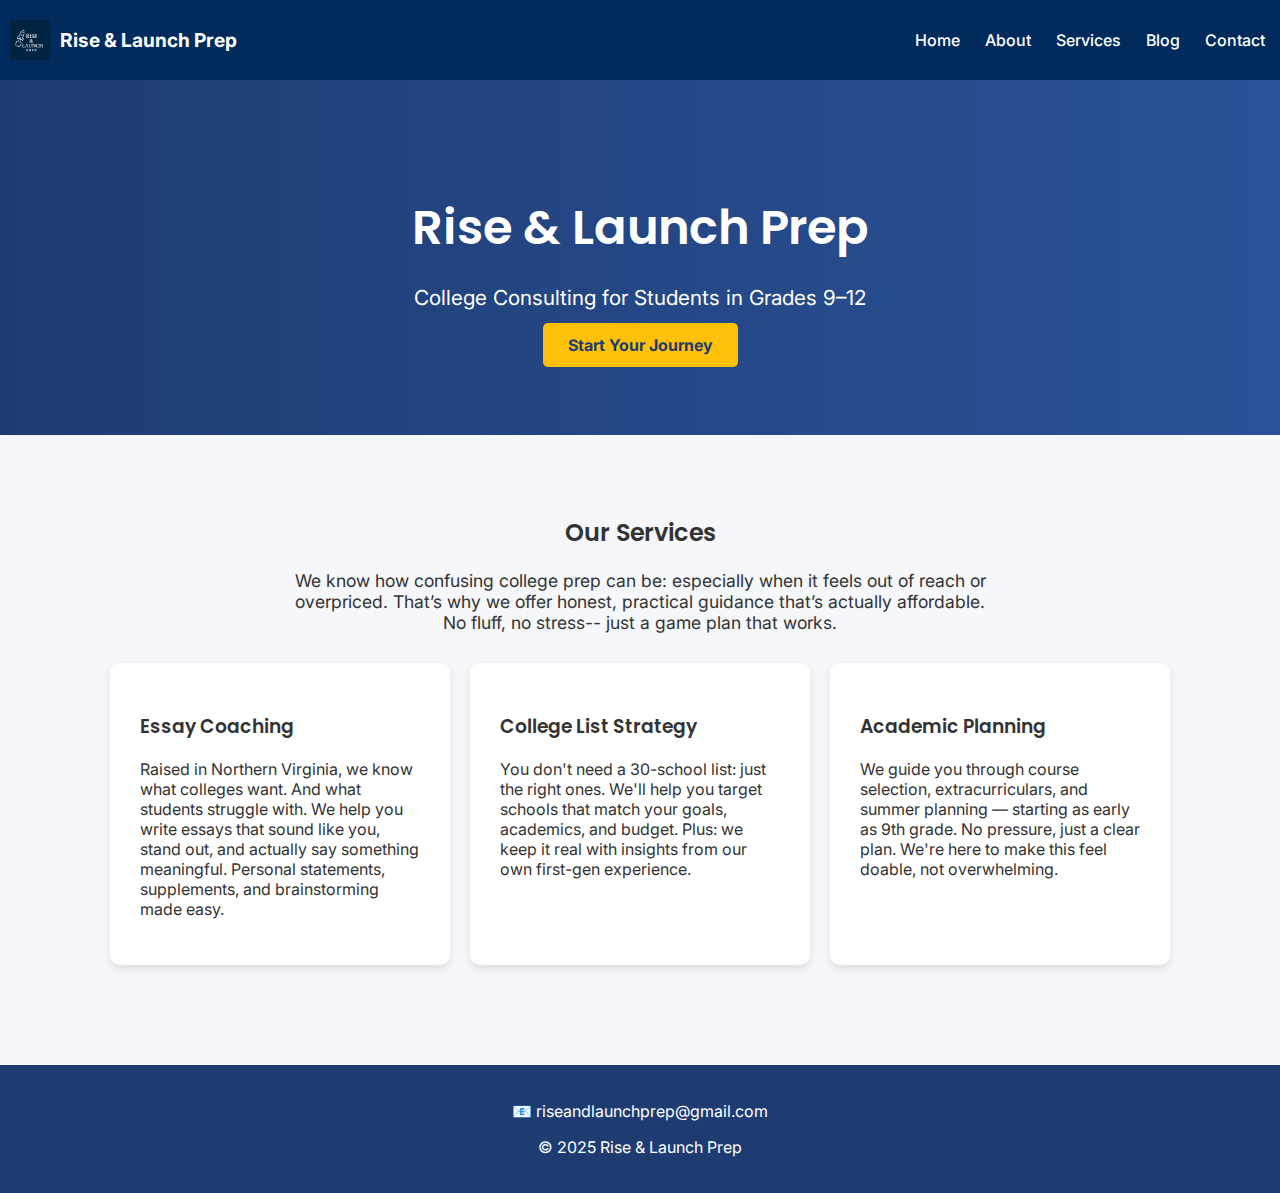
<file: index.html>
<!DOCTYPE html>
<html lang="en">
<head>
  <meta charset="UTF-8">
  <meta name="viewport" content="width=device-width, initial-scale=1.0">
  <title>Rise & Launch Prep</title>
  <link rel="stylesheet" href="style.css">
  <link href="https://fonts.googleapis.com/css2?family=Inter:wght@400;600;700&family=Poppins:wght@500;700&display=swap" rel="stylesheet">
</head>
<body>

<!-- ✅ NAVIGATION BAR AT TOP -->
<header class="navbar">
  <div class="logo">
    <img src="riseandlaunch.png" alt="Rise & Launch Logo">
    <span>Rise & Launch Prep</span>
  </div>
  <nav>
    <ul class="nav-links">
      <li><a href="index.html">Home</a></li>
      <li><a href="about.html">About</a></li>
      <li><a href="services.html">Services</a></li>
      <li><a href="blog.html">Blog</a></li>
      <li><a href="contact.html">Contact</a></li>
    </ul>
  </nav>
</header>

<!-- 🔽 HERO SECTION -->
<header class="hero">
  <div class="hero-content">
    <h1>Rise & Launch Prep</h1>
    <p>College Consulting for Students in Grades 9–12</p>
    <a href="contact.html" class="cta-btn">Start Your Journey</a>
  </div>
</header>

<!-- 🔽 SERVICES SECTION -->
<section id="services" class="section">
  <h2>Our Services</h2>
  <p style="max-width: 700px; margin: 20px auto; font-size: 1.1rem;">
    We know how confusing college prep can be: especially when it feels out of reach or overpriced.
    That’s why we offer honest, practical guidance that’s actually affordable. No fluff, no stress-- just a game plan that works.
  </p>
  <div class="cards">
    <div class="card">
      <h3>Essay Coaching</h3>
      <p>Raised in Northern Virginia, we know what colleges want. And what students struggle with.
        We help you write essays that sound like you, stand out, and actually say something meaningful.
        Personal statements, supplements, and brainstorming made easy.
      </p>
    </div>
    <div class="card">
      <h3>College List Strategy</h3>
      <p>You don't need a 30-school list: just the right ones.
        We'll help you target schools that match your goals, academics, and budget.
        Plus: we keep it real with insights from our own first-gen experience.
      </p>
    </div>
    <div class="card">
      <h3>Academic Planning</h3>
      <p>We guide you through course selection, extracurriculars, and summer planning — starting as early as 9th grade.
        No pressure, just a clear plan. We're here to make this feel doable, not overwhelming.
      </p>
    </div>
  </div>
</section>

<!-- 🔽 FOOTER -->
<footer>
  <p>📧 riseandlaunchprep@gmail.com</p>
  <p>© 2025 Rise & Launch Prep</p>
</footer>

</body>
</html>
</file>
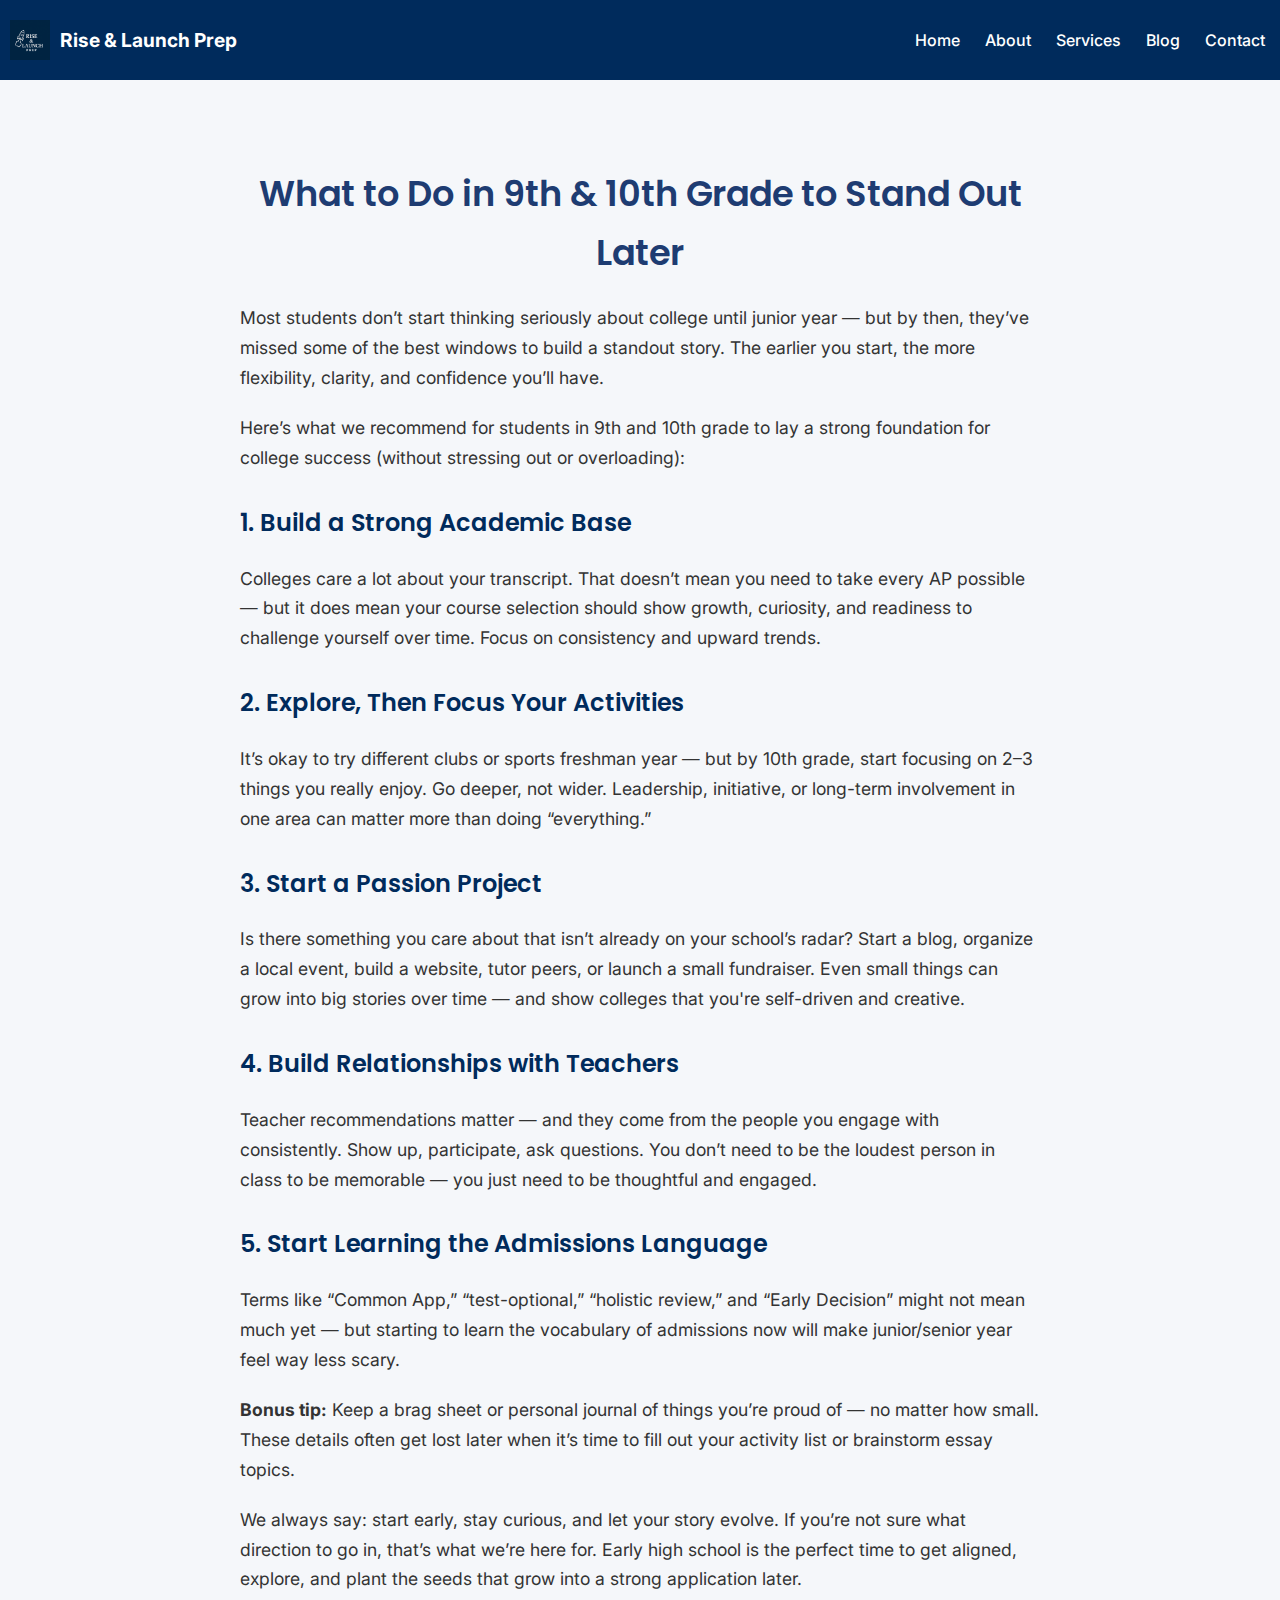
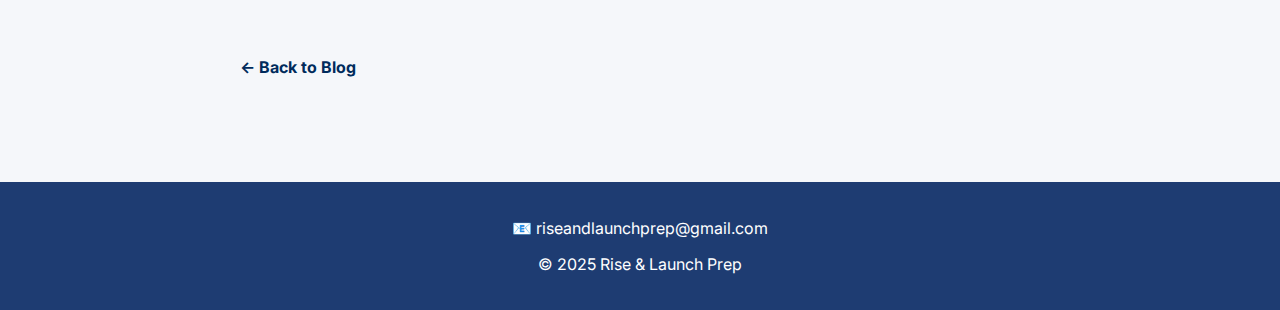
<file: blog-early-planning.html>
<!DOCTYPE html>
<html lang="en">
<head>
  <meta charset="UTF-8" />
  <meta name="viewport" content="width=device-width, initial-scale=1.0" />
  <title>What to Do in 9th & 10th Grade | Rise & Launch Prep</title>
  <link rel="stylesheet" href="style.css" />
  <link href="https://fonts.googleapis.com/css2?family=Inter:wght@400;600;700&family=Poppins:wght@500;700&display=swap" rel="stylesheet">

  <style>
    .blog-article {
      max-width: 800px;
      margin: 0 auto;
      padding: 60px 20px;
      line-height: 1.7;
    }

    .blog-article h1 {
      font-size: 2.2rem;
      color: #1e3c72;
      margin-bottom: 20px;
      text-align: center;
    }

    .blog-article h2 {
      margin-top: 30px;
      color: #002b5c;
    }

    .blog-article p {
      font-size: 1.1rem;
      margin-bottom: 20px;
    }

    .blog-article a.back-link {
      display: inline-block;
      margin-top: 40px;
      text-decoration: none;
      color: #002b5c;
      font-weight: bold;
    }

    .blog-article a.back-link:hover {
      color: #ffc107;
    }
  </style>
</head>
<body>

<!-- NAVBAR -->
<header class="navbar">
  <div class="logo">
    <img src="riseandlaunch.png" alt="Rise & Launch Logo">
    <span>Rise & Launch Prep</span>
  </div>
  <nav>
    <ul class="nav-links">
      <li><a href="index.html">Home</a></li>
      <li><a href="about.html">About</a></li>
      <li><a href="services.html">Services</a></li>
      <li><a href="blog.html">Blog</a></li>
      <li><a href="contact.html">Contact</a></li>
    </ul>
  </nav>
</header>

<!-- BLOG ARTICLE -->
<main class="blog-article">
  <h1>What to Do in 9th & 10th Grade to Stand Out Later</h1>

  <p>Most students don’t start thinking seriously about college until junior year — but by then, they’ve missed some of the best windows to build a standout story. The earlier you start, the more flexibility, clarity, and confidence you’ll have.</p>

  <p>Here’s what we recommend for students in 9th and 10th grade to lay a strong foundation for college success (without stressing out or overloading):</p>

  <h2>1. Build a Strong Academic Base</h2>
  <p>Colleges care a lot about your transcript. That doesn’t mean you need to take every AP possible — but it does mean your course selection should show growth, curiosity, and readiness to challenge yourself over time. Focus on consistency and upward trends.</p>

  <h2>2. Explore, Then Focus Your Activities</h2>
  <p>It’s okay to try different clubs or sports freshman year — but by 10th grade, start focusing on 2–3 things you really enjoy. Go deeper, not wider. Leadership, initiative, or long-term involvement in one area can matter more than doing “everything.”</p>

  <h2>3. Start a Passion Project</h2>
  <p>Is there something you care about that isn’t already on your school’s radar? Start a blog, organize a local event, build a website, tutor peers, or launch a small fundraiser. Even small things can grow into big stories over time — and show colleges that you're self-driven and creative.</p>

  <h2>4. Build Relationships with Teachers</h2>
  <p>Teacher recommendations matter — and they come from the people you engage with consistently. Show up, participate, ask questions. You don’t need to be the loudest person in class to be memorable — you just need to be thoughtful and engaged.</p>

  <h2>5. Start Learning the Admissions Language</h2>
  <p>Terms like “Common App,” “test-optional,” “holistic review,” and “Early Decision” might not mean much yet — but starting to learn the vocabulary of admissions now will make junior/senior year feel way less scary.</p>

  <p><strong>Bonus tip:</strong> Keep a brag sheet or personal journal of things you’re proud of — no matter how small. These details often get lost later when it’s time to fill out your activity list or brainstorm essay topics.</p>

  <p>We always say: start early, stay curious, and let your story evolve. If you’re not sure what direction to go in, that’s what we’re here for. Early high school is the perfect time to get aligned, explore, and plant the seeds that grow into a strong application later.</p>

  <a href="blog.html" class="back-link">← Back to Blog</a>
</main>

<footer>
  <p>📧 riseandlaunchprep@gmail.com</p>
  <p>© 2025 Rise & Launch Prep</p>
</footer>

</body>
</html>
</file>
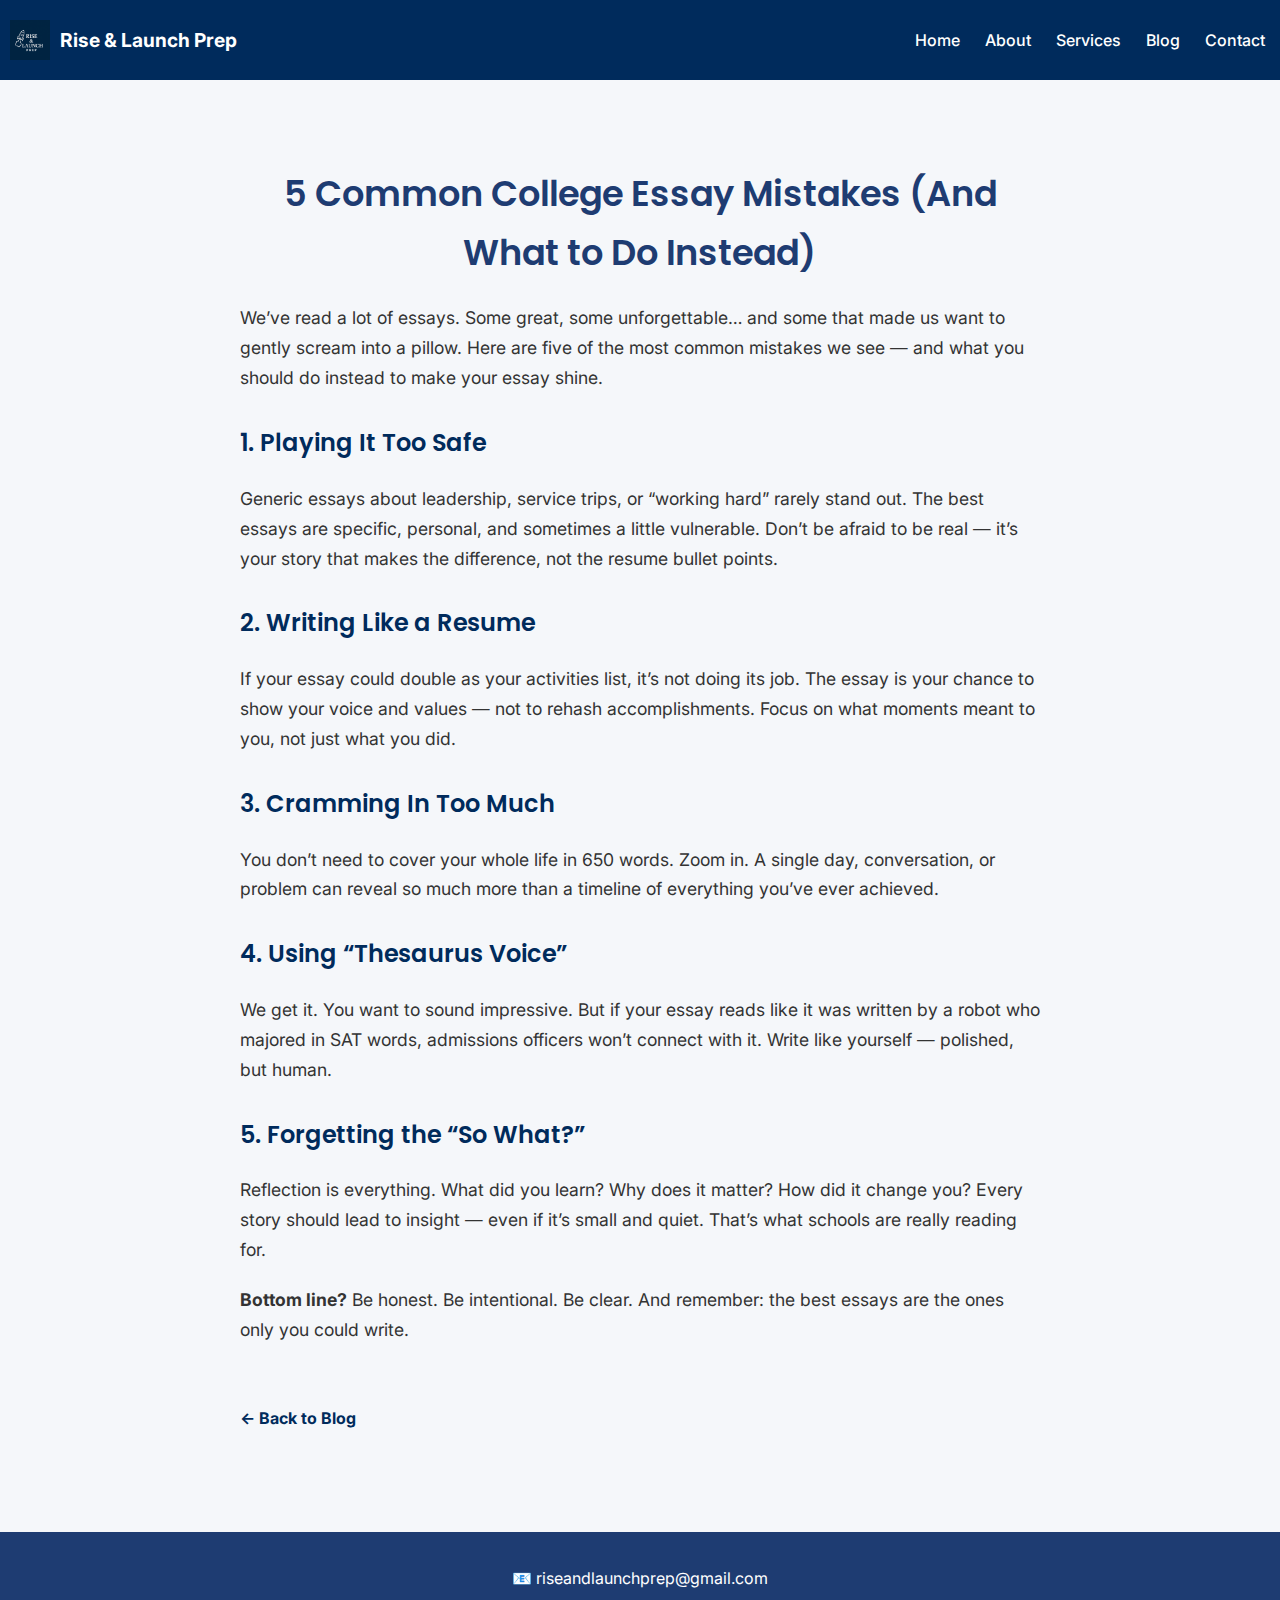
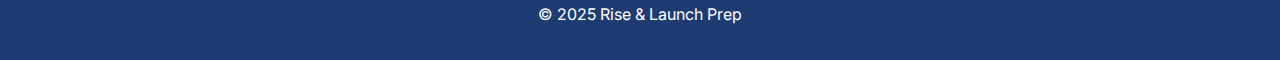
<file: blog-essay-mistakes.html>
<!DOCTYPE html>
<html lang="en">
<head>
    <meta charset="UTF-8" />
    <meta name="viewport" content="width=device-width, initial-scale=1.0">
    <title>5 Common Essay Mistakes | Rise & Launch Prep</title>
    <link rel="stylesheet" href="style.css" />

    <link href="https://fonts.googleapis.com/css2?family=Inter:wght@400;600;700&family=Poppins:wght@500;700&display=swap" rel="stylesheet">

    <style>
        .blog-article {
            max-width: 800px;
            margin: 0 auto;
            padding: 60px 20px;
            line-height: 1.7;
        }

        .blog-article h1 {
            font-size: 2.2rem;
            color: #1e3c72;
            margin-bottom: 20px;
            text-align: center;
        }

        .blog-article h2 {
            margin-top: 30px;
            color: #002b5c;
        }

        .blog-article p {
            font-size: 1.1rem;
            margin-bottom: 20px;
        }

        .blog-article a.back-link {
            display: inline-block;
            margin-top: 40px;
            text-decoration: none;
            color: #002b5c;
            font-weight: bold;
        }

        .blog-article a.back-link:hover {
            color: #ffc107;
        }
    </style>
</head>
<body>

<!-- NAVBAR -->
<header class="navbar">
    <div class="logo">
        <img src="riseandlaunch.png" alt="Rise & Launch Logo">
        <span>Rise & Launch Prep</span>
    </div>
    <nav>
        <ul class="nav-links">
            <li><a href="index.html">Home</a></li>
            <li><a href="about.html">About</a></li>
            <li><a href="services.html">Services</a></li>
            <li><a href="blog.html">Blog</a></li>
            <li><a href="contact.html">Contact</a></li>
        </ul>
    </nav>
</header>

<!-- BLOG ARTICLE -->
<main class="blog-article">
    <h1>5 Common College Essay Mistakes (And What to Do Instead)</h1>

    <p>We’ve read a lot of essays. Some great, some unforgettable… and some that made us want to gently scream into a pillow. Here are five of the most common mistakes we see — and what you should do instead to make your essay shine.</p>

    <h2>1. Playing It Too Safe</h2>
    <p>Generic essays about leadership, service trips, or “working hard” rarely stand out. The best essays are specific, personal, and sometimes a little vulnerable. Don’t be afraid to be real — it’s your story that makes the difference, not the resume bullet points.</p>

    <h2>2. Writing Like a Resume</h2>
    <p>If your essay could double as your activities list, it’s not doing its job. The essay is your chance to show your voice and values — not to rehash accomplishments. Focus on what moments meant to you, not just what you did.</p>

    <h2>3. Cramming In Too Much</h2>
    <p>You don’t need to cover your whole life in 650 words. Zoom in. A single day, conversation, or problem can reveal so much more than a timeline of everything you’ve ever achieved.</p>

    <h2>4. Using “Thesaurus Voice”</h2>
    <p>We get it. You want to sound impressive. But if your essay reads like it was written by a robot who majored in SAT words, admissions officers won’t connect with it. Write like yourself — polished, but human.</p>

    <h2>5. Forgetting the “So What?”</h2>
    <p>Reflection is everything. What did you learn? Why does it matter? How did it change you? Every story should lead to insight — even if it’s small and quiet. That’s what schools are really reading for.</p>

    <p><strong>Bottom line?</strong> Be honest. Be intentional. Be clear. And remember: the best essays are the ones only you could write.</p>

    <a href="blog.html" class="back-link">← Back to Blog</a>
</main>

<footer>
    <p>📧 riseandlaunchprep@gmail.com</p>
    <p>© 2025 Rise & Launch Prep</p>
</footer>

</body>
</html>
</file>
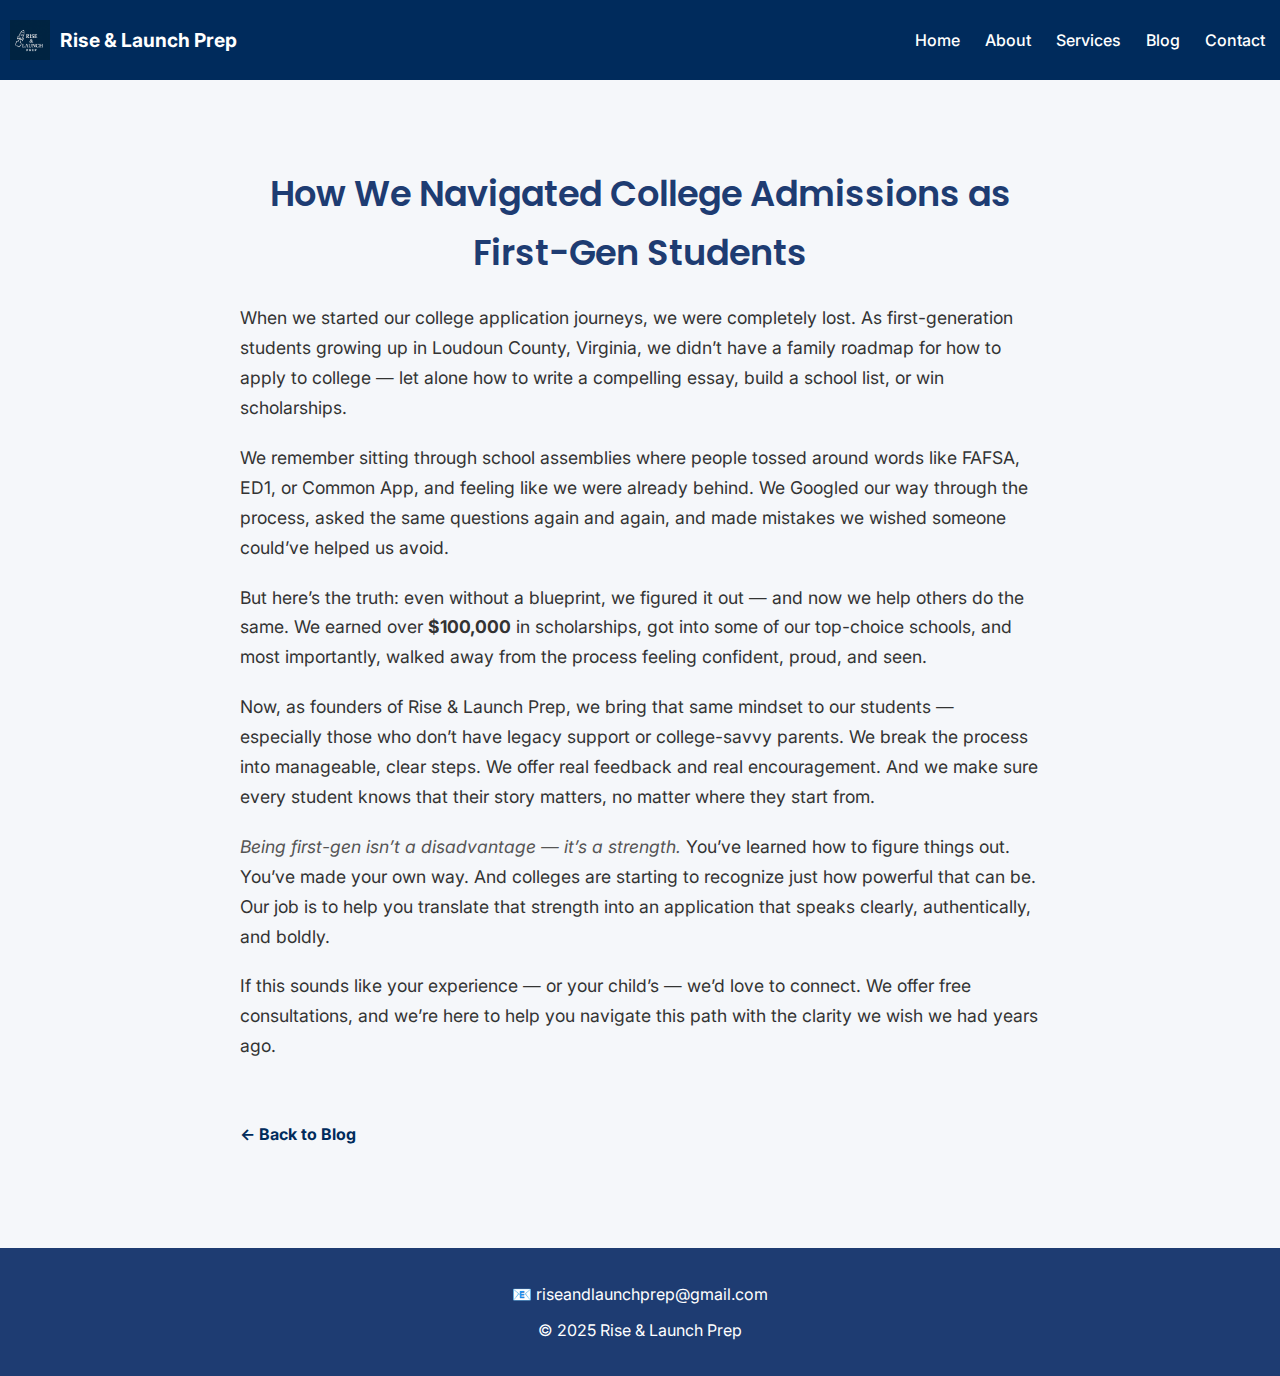
<file: blog-firstgen-story.html>
<!DOCTYPE html>
<html lang="en">
<head>
  <meta charset="UTF-8" />
  <meta name="viewport" content="width=device-width, initial-scale=1.0" />
  <title>How We Navigated College Admissions | Rise & Launch Prep</title>
  <link rel="stylesheet" href="style.css" />

  <link href="https://fonts.googleapis.com/css2?family=Inter:wght@400;600;700&family=Poppins:wght@500;700&display=swap" rel="stylesheet">

  <style>
    .blog-article {
      max-width: 800px;
      margin: 0 auto;
      padding: 60px 20px;
      line-height: 1.7;
    }

    .blog-article h1 {
      font-size: 2.2rem;
      color: #1e3c72;
      margin-bottom: 20px;
      text-align: center;
    }

    .blog-article p {
      margin-bottom: 20px;
      font-size: 1.1rem;
    }

    .blog-article em {
      color: #555;
    }

    .blog-article a.back-link {
      display: inline-block;
      margin-top: 40px;
      text-decoration: none;
      color: #002b5c;
      font-weight: bold;
    }

    .blog-article a.back-link:hover {
      color: #ffc107;
    }
  </style>
</head>
<body>

<!-- NAVBAR -->
<header class="navbar">
  <div class="logo">
    <img src="riseandlaunch.png" alt="Rise & Launch Logo">
    <span>Rise & Launch Prep</span>
  </div>
  <nav>
    <ul class="nav-links">
      <li><a href="index.html">Home</a></li>
      <li><a href="about.html">About</a></li>
      <li><a href="services.html">Services</a></li>
      <li><a href="blog.html">Blog</a></li>
      <li><a href="contact.html">Contact</a></li>
    </ul>
  </nav>
</header>

<!-- BLOG ARTICLE -->
<main class="blog-article">
  <h1>How We Navigated College Admissions as First-Gen Students</h1>

  <p>When we started our college application journeys, we were completely lost. As first-generation students growing up in Loudoun County, Virginia, we didn’t have a family roadmap for how to apply to college — let alone how to write a compelling essay, build a school list, or win scholarships.</p>

  <p>We remember sitting through school assemblies where people tossed around words like FAFSA, ED1, or Common App, and feeling like we were already behind. We Googled our way through the process, asked the same questions again and again, and made mistakes we wished someone could’ve helped us avoid.</p>

  <p>But here’s the truth: even without a blueprint, we figured it out — and now we help others do the same. We earned over <strong>$100,000</strong> in scholarships, got into some of our top-choice schools, and most importantly, walked away from the process feeling confident, proud, and seen.</p>

  <p>Now, as founders of Rise & Launch Prep, we bring that same mindset to our students — especially those who don’t have legacy support or college-savvy parents. We break the process into manageable, clear steps. We offer real feedback and real encouragement. And we make sure every student knows that their story matters, no matter where they start from.</p>

  <p><em>Being first-gen isn’t a disadvantage — it’s a strength.</em> You’ve learned how to figure things out. You’ve made your own way. And colleges are starting to recognize just how powerful that can be. Our job is to help you translate that strength into an application that speaks clearly, authentically, and boldly.</p>

  <p>If this sounds like your experience — or your child’s — we’d love to connect. We offer free consultations, and we’re here to help you navigate this path with the clarity we wish we had years ago.</p>

  <a href="blog.html" class="back-link">← Back to Blog</a>
</main>

<footer>
  <p>📧 riseandlaunchprep@gmail.com</p>
  <p>© 2025 Rise & Launch Prep</p>
</footer>

</body>
</html>
</file>
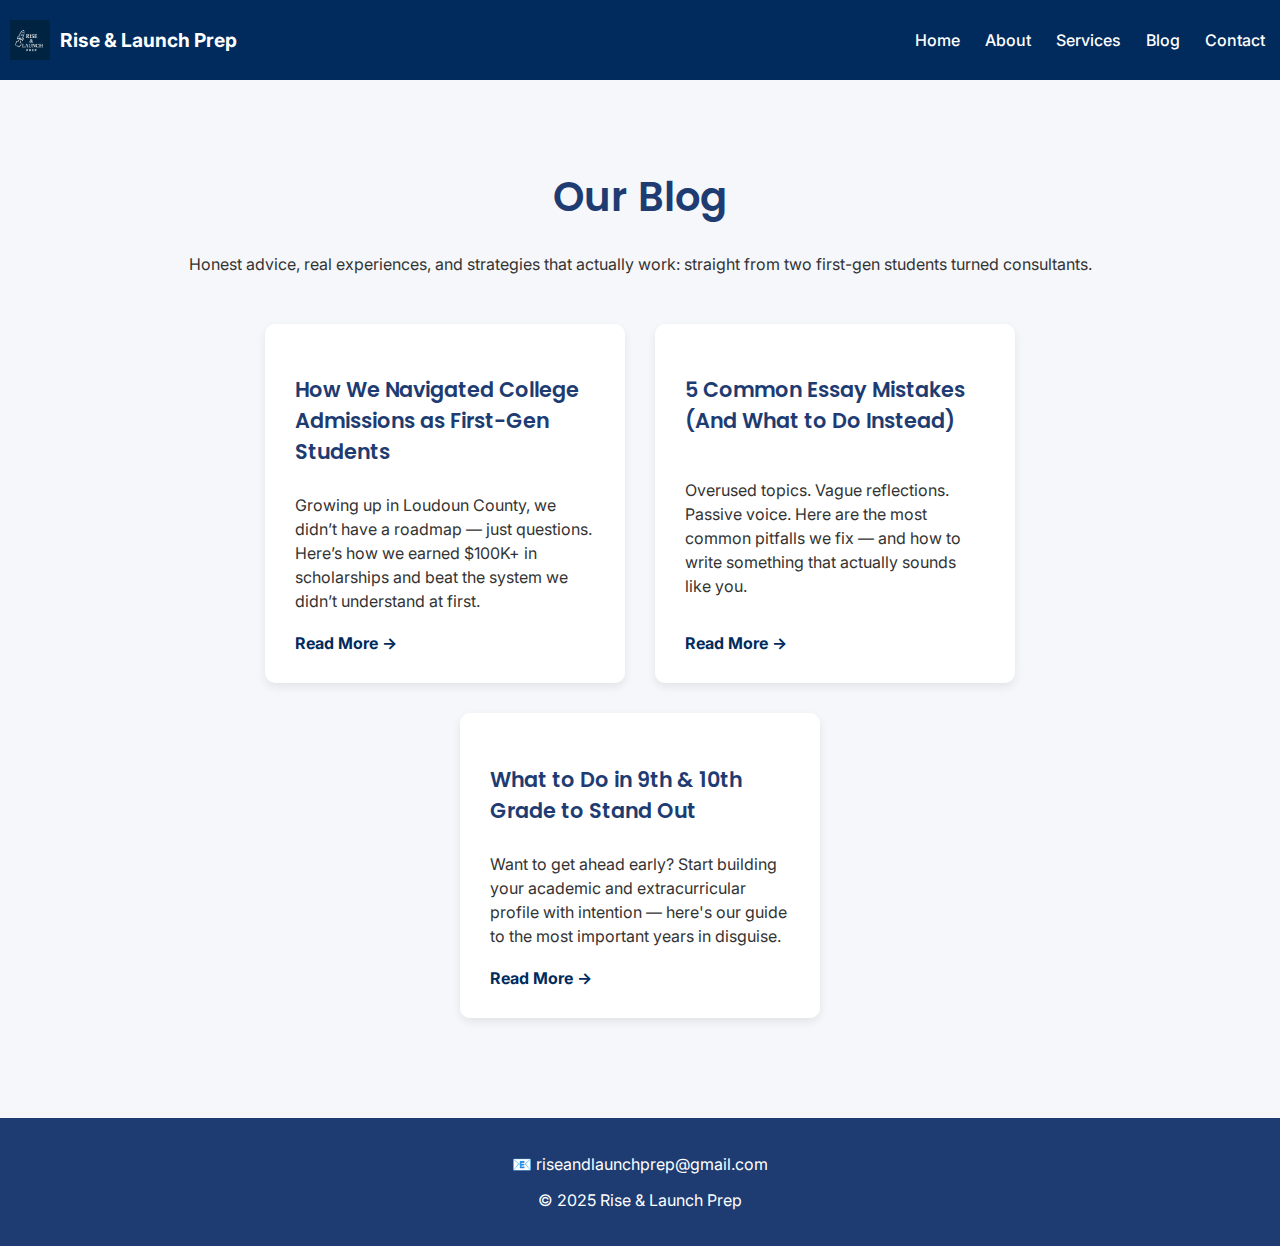
<file: blog.html>
<!DOCTYPE html>
<html lang="en">
<head>
    <meta charset="UTF-8" />
    <meta name="viewport" content="width=device-width, initial-scale=1.0">
    <title>Blog | Rise & Launch Prep</title>
    <link rel="stylesheet" href="style.css" />
    <link href="https://fonts.googleapis.com/css2?family=Inter:wght@400;600;700&family=Poppins:wght@500;700&display=swap" rel="stylesheet">

    <style>
        .blog-container {
            max-width: 1100px;
            margin: 0 auto;
            padding: 60px 20px;
            text-align: center;
        }

        .blog-container h1 {
            font-size: 2.5rem;
            color: #1e3c72;
        }

        .blog-grid {
            display: flex;
            flex-wrap: wrap;
            justify-content: center;
            gap: 30px;
            margin-top: 50px;
        }

        .blog-card {
            background-color: white;
            border-radius: 10px;
            box-shadow: 0 4px 10px rgba(0, 0, 0, 0.08);
            padding: 30px;
            width: 300px;
            text-align: left;
            display: flex;
            flex-direction: column;
            justify-content: space-between;
        }

        .blog-card h3 {
            color: #1e3c72;
            font-size: 1.3rem;
            margin-bottom: 10px;
        }

        .blog-card p {
            font-size: 1rem;
            line-height: 1.5;
            margin-bottom: 20px;
        }

        .blog-card a {
            color: #002b5c;
            font-weight: bold;
            text-decoration: none;
        }

        .blog-card a:hover {
            color: #ffc107;
        }
    </style>
</head>
<body>

<!-- NAVBAR -->
<header class="navbar">
    <div class="logo">
        <img src="riseandlaunch.png" alt="Rise & Launch Logo">
        <span>Rise & Launch Prep</span>
    </div>
    <nav>
        <ul class="nav-links">
            <li><a href="index.html">Home</a></li>
            <li><a href="about.html">About</a></li>
            <li><a href="services.html">Services</a></li>
            <li><a href="blog.html">Blog</a></li>
            <li><a href="contact.html">Contact</a></li>
        </ul>
    </nav>
</header>

<!-- BLOG SECTION -->
<main class="blog-container">
    <h1>Our Blog</h1>
    <p>Honest advice, real experiences, and strategies that actually work: straight from two first-gen students turned consultants.</p>

    <div class="blog-grid">

        <!-- First-gen Story -->
        <div class="blog-card">
            <h3>How We Navigated College Admissions as First-Gen Students</h3>
            <p>Growing up in Loudoun County, we didn’t have a roadmap — just questions. Here’s how we earned $100K+ in scholarships and beat the system we didn’t understand at first.</p>
            <a href="blog-firstgen-story.html">Read More →</a>
        </div>

        <!-- Essay Mistakes -->
        <div class="blog-card">
            <h3>5 Common Essay Mistakes (And What to Do Instead)</h3>
            <p>Overused topics. Vague reflections. Passive voice. Here are the most common pitfalls we fix — and how to write something that actually sounds like you.</p>
            <a href="blog-essay-mistakes.html">Read More →</a>
        </div>

        <!-- Freshman/Sophomore Timeline -->
        <div class="blog-card">
            <h3>What to Do in 9th & 10th Grade to Stand Out</h3>
            <p>Want to get ahead early? Start building your academic and extracurricular profile with intention — here's our guide to the most important years in disguise.</p>
            <a href="blog-early-planning.html">Read More →</a>
        </div>

    </div>
</main>

<footer>
    <p>📧 riseandlaunchprep@gmail.com</p>
    <p>© 2025 Rise & Launch Prep</p>
</footer>

</body>
</html>
</file>
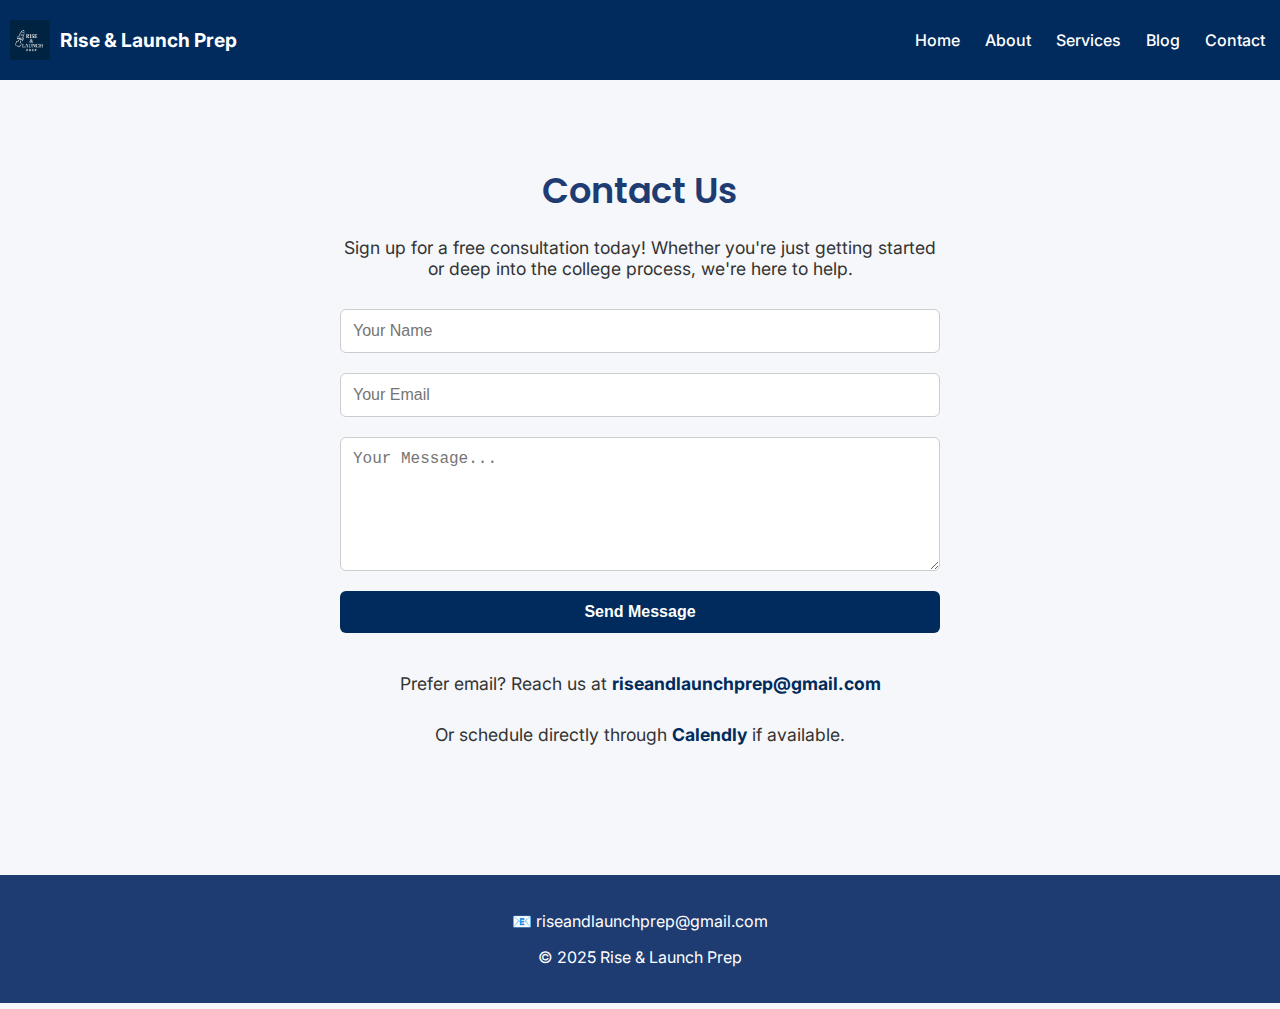
<file: contact.html>
<!DOCTYPE html>
<html lang="en">
<head>
    <meta charset="UTF-8" />
    <meta name="viewport" content="width=device-width, initial-scale=1.0" />
    <title>Contact Us | Rise & Launch Prep</title>
    <link rel="stylesheet" href="style.css" />

    <link href="https://fonts.googleapis.com/css2?family=Inter:wght@400;600;700&family=Poppins:wght@500;700&display=swap" rel="stylesheet">

    <style>
        .contact-container {
            max-width: 600px;
            margin: 0 auto;
            padding: 60px 20px;
            text-align: center;
        }

        .contact-container h1 {
            font-size: 2.2rem;
            color: #1e3c72;
            margin-bottom: 20px;
        }

        .contact-container p {
            font-size: 1.1rem;
            margin-bottom: 30px;
        }

        form {
            display: flex;
            flex-direction: column;
            gap: 20px;
        }

        input, textarea {
            padding: 12px;
            border-radius: 6px;
            border: 1px solid #ccc;
            font-size: 1rem;
        }

        button {
            background-color: #002b5c;
            color: white;
            padding: 12px;
            border: none;
            border-radius: 6px;
            font-size: 1rem;
            cursor: pointer;
            font-weight: bold;
        }

        button:hover {
            background-color: #1e3c72;
        }

        .contact-container a {
            color: #002b5c;
            text-decoration: none;
            font-weight: bold;
        }

        .contact-container a:hover {
            color: #ffc107;
        }
    </style>
</head>
<body>

<!-- NAVBAR -->
<header class="navbar">
    <div class="logo">
        <img src="riseandlaunch.png" alt="Rise & Launch Logo">
        <span>Rise & Launch Prep</span>
    </div>
    <nav>
        <ul class="nav-links">
            <li><a href="index.html">Home</a></li>
            <li><a href="about.html">About</a></li>
            <li><a href="services.html">Services</a></li>
            <li><a href="blog.html">Blog</a></li>
            <li><a href="contact.html">Contact</a></li>
        </ul>
    </nav>
</header>

<!-- CONTACT FORM -->
<main class="contact-container">
    <h1>Contact Us</h1>
    <p>Sign up for a free consultation today! Whether you're just getting started or deep into the college process, we're here to help.</p>

    <form name="contact" method="POST" data-netlify="true">
        <input type="text" name="name" placeholder="Your Name" required />
        <input type="email" name="email" placeholder="Your Email" required />
        <textarea name="message" rows="6" placeholder="Your Message..." required></textarea>
        <button type="submit">Send Message</button>
    </form>

    <p style="margin-top: 40px;">Prefer email? Reach us at <a href="mailto:riseandlaunchprep@gmail.com">riseandlaunchprep@gmail.com</a></p>
    <p>Or schedule directly through <a href="https://calendly.com/YOURLINK">Calendly</a> if available.</p>
</main>

<footer>
    <p>📧 riseandlaunchprep@gmail.com</p>
    <p>© 2025 Rise & Launch Prep</p>
</footer>

</body>
</html>
</file>
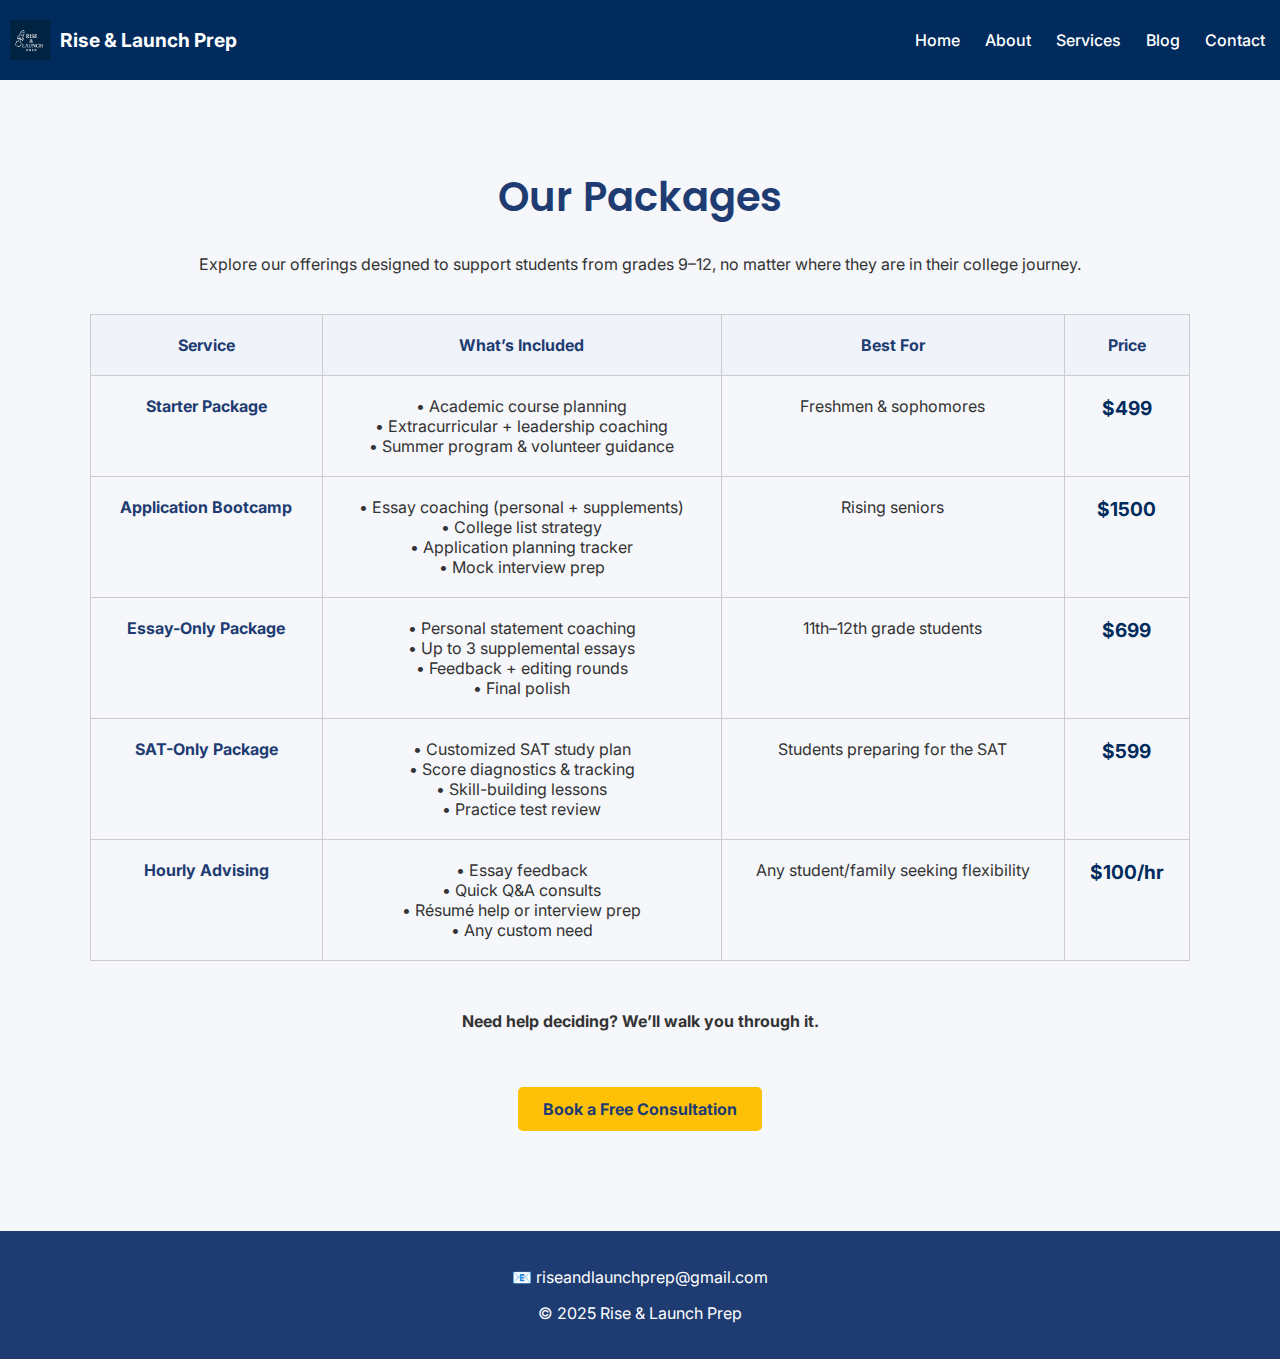
<file: services.html>
<!DOCTYPE html>
<html lang="en">
<head>
  <meta charset="UTF-8" />
  <meta name="viewport" content="width=device-width, initial-scale=1.0" />
  <title>Services | Rise & Launch Prep</title>
  <link rel="stylesheet" href="style.css" />
  <link href="https://fonts.googleapis.com/css2?family=Inter:wght@400;600;700&family=Poppins:wght@500;700&display=swap" rel="stylesheet">
  <style>
    .services-container {
      max-width: 1100px;
      margin: 0 auto;
      padding: 60px 20px;
      text-align: center;
    }

    .services-container h1 {
      font-size: 2.5rem;
      color: #1e3c72;
    }

    table {
      width: 100%;
      border-collapse: collapse;
      margin-top: 40px;
      font-size: 1rem;
    }

    th, td {
      padding: 20px;
      border: 1px solid #ccc;
      vertical-align: top;
    }

    th {
      background-color: #f0f4fa;
      color: #1e3c72;
    }

    td strong {
      color: #1e3c72;
    }

    .price {
      font-weight: bold;
      font-size: 1.2rem;
      color: #002b5c;
    }

    .cta-btn {
      display: inline-block;
      margin-top: 40px;
    }
  </style>
</head>
<body>

<!-- NAVBAR -->
<header class="navbar">
  <div class="logo">
    <img src="riseandlaunch.png" alt="Rise & Launch Logo">
    <span>Rise & Launch Prep</span>
  </div>
  <nav>
    <ul class="nav-links">
      <li><a href="index.html">Home</a></li>
      <li><a href="about.html">About</a></li>
      <li><a href="services.html">Services</a></li>
      <li><a href="blog.html">Blog</a></li>
      <li><a href="contact.html">Contact</a></li>
    </ul>
  </nav>
</header>

<!-- SERVICES PAGE -->
<main class="services-container">
  <h1>Our Packages</h1>
  <p>Explore our offerings designed to support students from grades 9–12, no matter where they are in their college journey.</p>

  <table>
    <tr>
      <th>Service</th>
      <th>What’s Included</th>
      <th>Best For</th>
      <th>Price</th>
    </tr>

    <tr>
      <td><strong>Starter Package</strong></td>
      <td>
        • Academic course planning<br>
        • Extracurricular + leadership coaching<br>
        • Summer program & volunteer guidance
      </td>
      <td>Freshmen & sophomores</td>
      <td class="price">$499</td>
    </tr>

    <tr>
      <td><strong>Application Bootcamp</strong></td>
      <td>
        • Essay coaching (personal + supplements)<br>
        • College list strategy<br>
        • Application planning tracker<br>
        • Mock interview prep
      </td>
      <td>Rising seniors</td>
      <td class="price">$1500</td>
    </tr>

    <tr>
      <td><strong>Essay-Only Package</strong></td>
      <td>
        • Personal statement coaching<br>
        • Up to 3 supplemental essays<br>
        • Feedback + editing rounds<br>
        • Final polish
      </td>
      <td>11th–12th grade students</td>
      <td class="price">$699</td>
    </tr>

    <tr>
      <td><strong>SAT-Only Package</strong></td>
      <td>
        • Customized SAT study plan<br>
        • Score diagnostics & tracking<br>
        • Skill-building lessons<br>
        • Practice test review
      </td>
      <td>Students preparing for the SAT</td>
      <td class="price">$599</td>
    </tr>

    <tr>
      <td><strong>Hourly Advising</strong></td>
      <td>
        • Essay feedback<br>
        • Quick Q&A consults<br>
        • Résumé help or interview prep<br>
        • Any custom need
      </td>
      <td>Any student/family seeking flexibility</td>
      <td class="price">$100/hr</td>
    </tr>
  </table>

  <p style="margin-top: 50px;"><strong>Need help deciding? We’ll walk you through it.</strong></p>
  <a href="contact.html" class="cta-btn">Book a Free Consultation</a>
</main>

<footer>
  <p>📧 riseandlaunchprep@gmail.com</p>
  <p>© 2025 Rise & Launch Prep</p>
</footer>

</body>
</html>
</file>
<file: style.css>
body {
  font-family: 'Inter', 'Segoe UI', sans-serif;
  color: #333;
  background-color: #f5f7fa;
}

h1, h2, h3 {
  font-family: 'Poppins', 'Inter', sans-serif;
  font-weight: 600;
}

html, body {
  margin: 0;
  padding: 0;
}

.hero {
  background: linear-gradient(to right, #1e3c72, #2a5298);
  color: white;
  padding: 80px 20px;
  text-align: center;
}

.hero-content h1 {
  font-size: 3rem;
  margin-bottom: 10px;
}

.hero-content p {
  font-size: 1.3rem;
  margin-bottom: 25px;
}

.cta-btn {
  padding: 12px 25px;
  background-color: #ffc107;
  color: #1e3c72;
  border: none;
  border-radius: 5px;
  font-weight: bold;
  text-decoration: none;
}

.section {
  padding: 60px 20px;
  text-align: center;
}

.cards {
  display: flex;
  flex-wrap: wrap;
  justify-content: center;
  gap: 20px;
  margin-top: 30px;
}

.card {
  background-color: white;
  border-radius: 10px;
  box-shadow: 0 4px 8px rgba(0,0,0,0.1);
  padding: 30px;
  width: 280px;
  text-align: left;
}

footer {
  background-color: #1e3c72;
  color: white;
  text-align: center;
  padding: 20px;
  margin-top: 40px;
}

.navbar {
  background-color: #002b5c;
  display: flex;
  justify-content: space-between;
  align-items: center;
  padding: 20px 0; /* Increased height */
  padding-bottom: 20px;
  padding-left: 10px;
  padding-right: 15px;
  color: white;
}

.navbar .container {
  max-width: 1200px;
  margin: 0 auto;
  display: flex;
  align-items: center;
  justify-content: space-between;
  padding: 0 20px;
}

.logo {
  display: flex;
  align-items: center;
  gap: 10px;
  font-family: Inter, serif;
  font-size: 1.2rem;
  font-weight: bold;
  color: white;
}

.logo img {
  height: 40px;
}

.nav-links {
  list-style: none;
  display: flex;
  gap: 25px;
  margin: 0;
  padding: 0;
}

.nav-links a {
  color: white;
  text-decoration: none;
  font-weight: 500;
  font-size: 1rem;
}

.nav-links a:hover {
  color: #ffdd91;
}

.logo {
  display: flex;
  align-items: center;
  gap: 10px;
}
</file>
